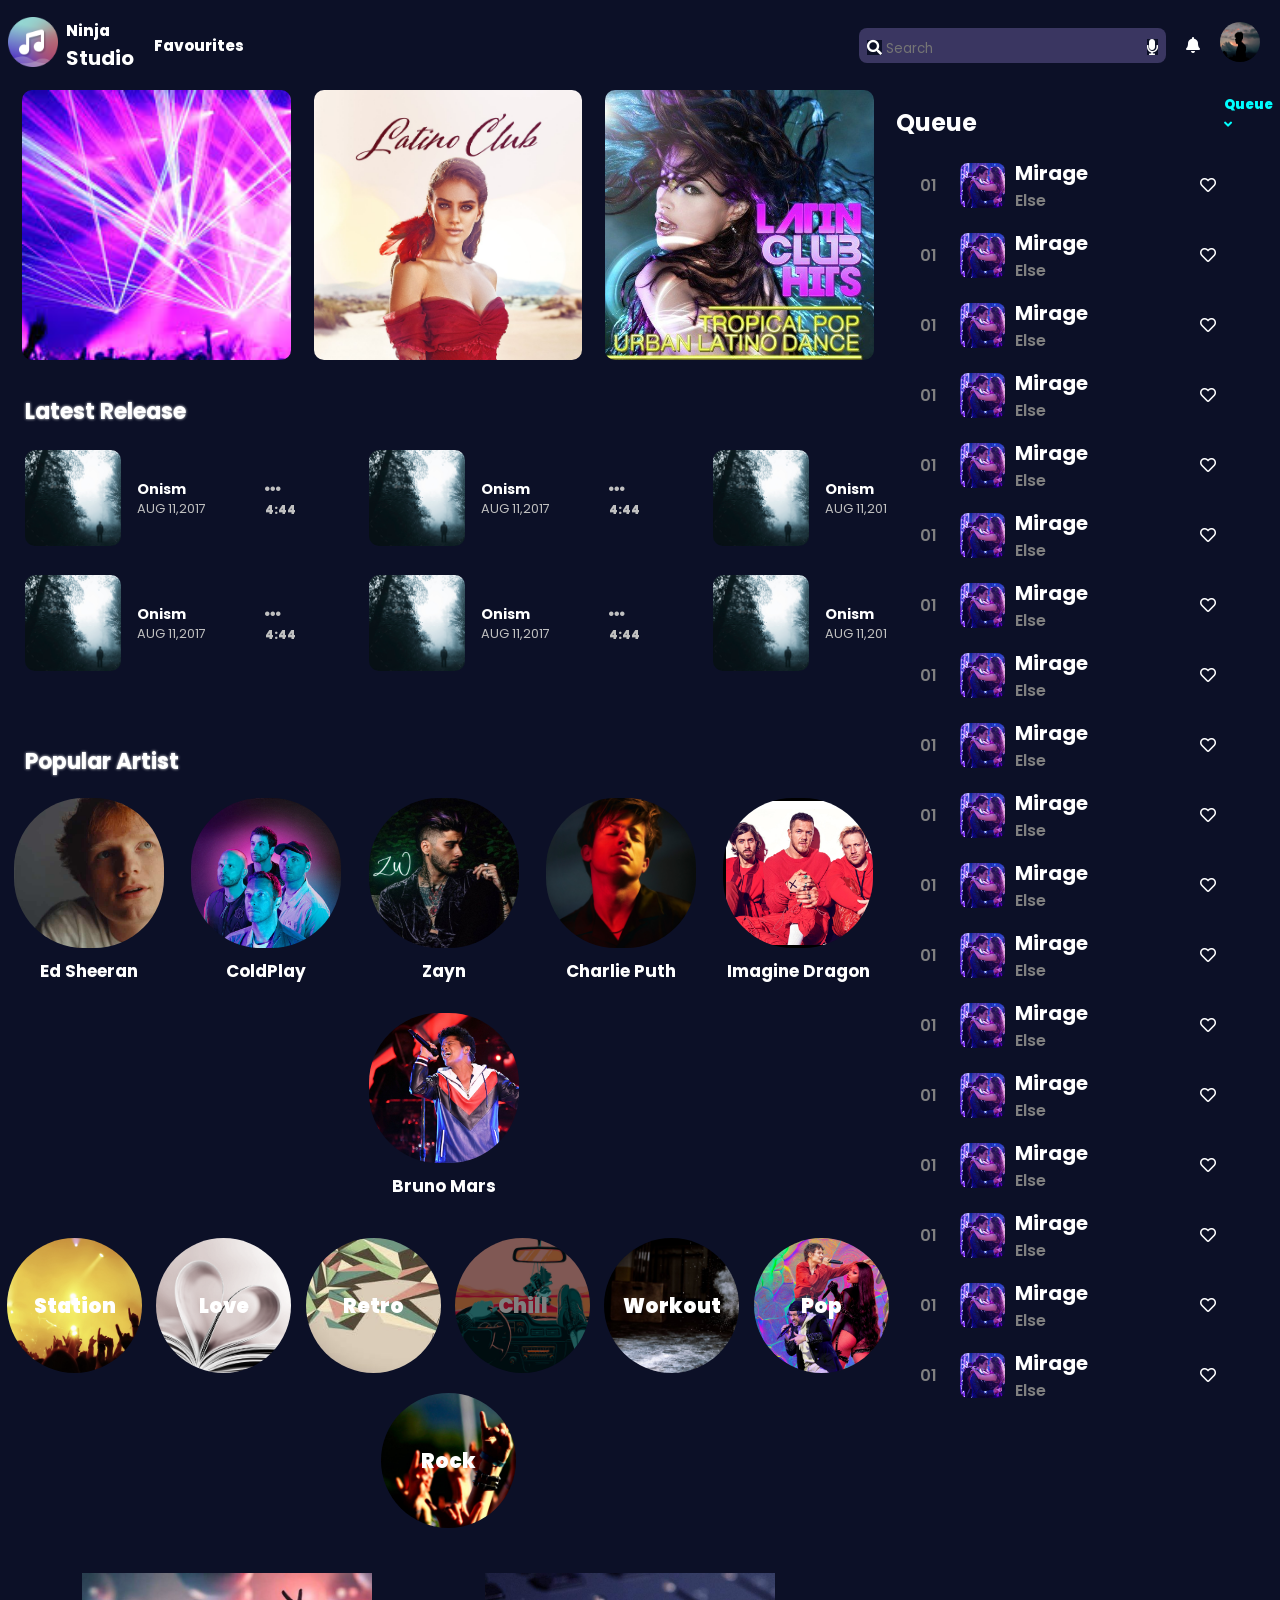
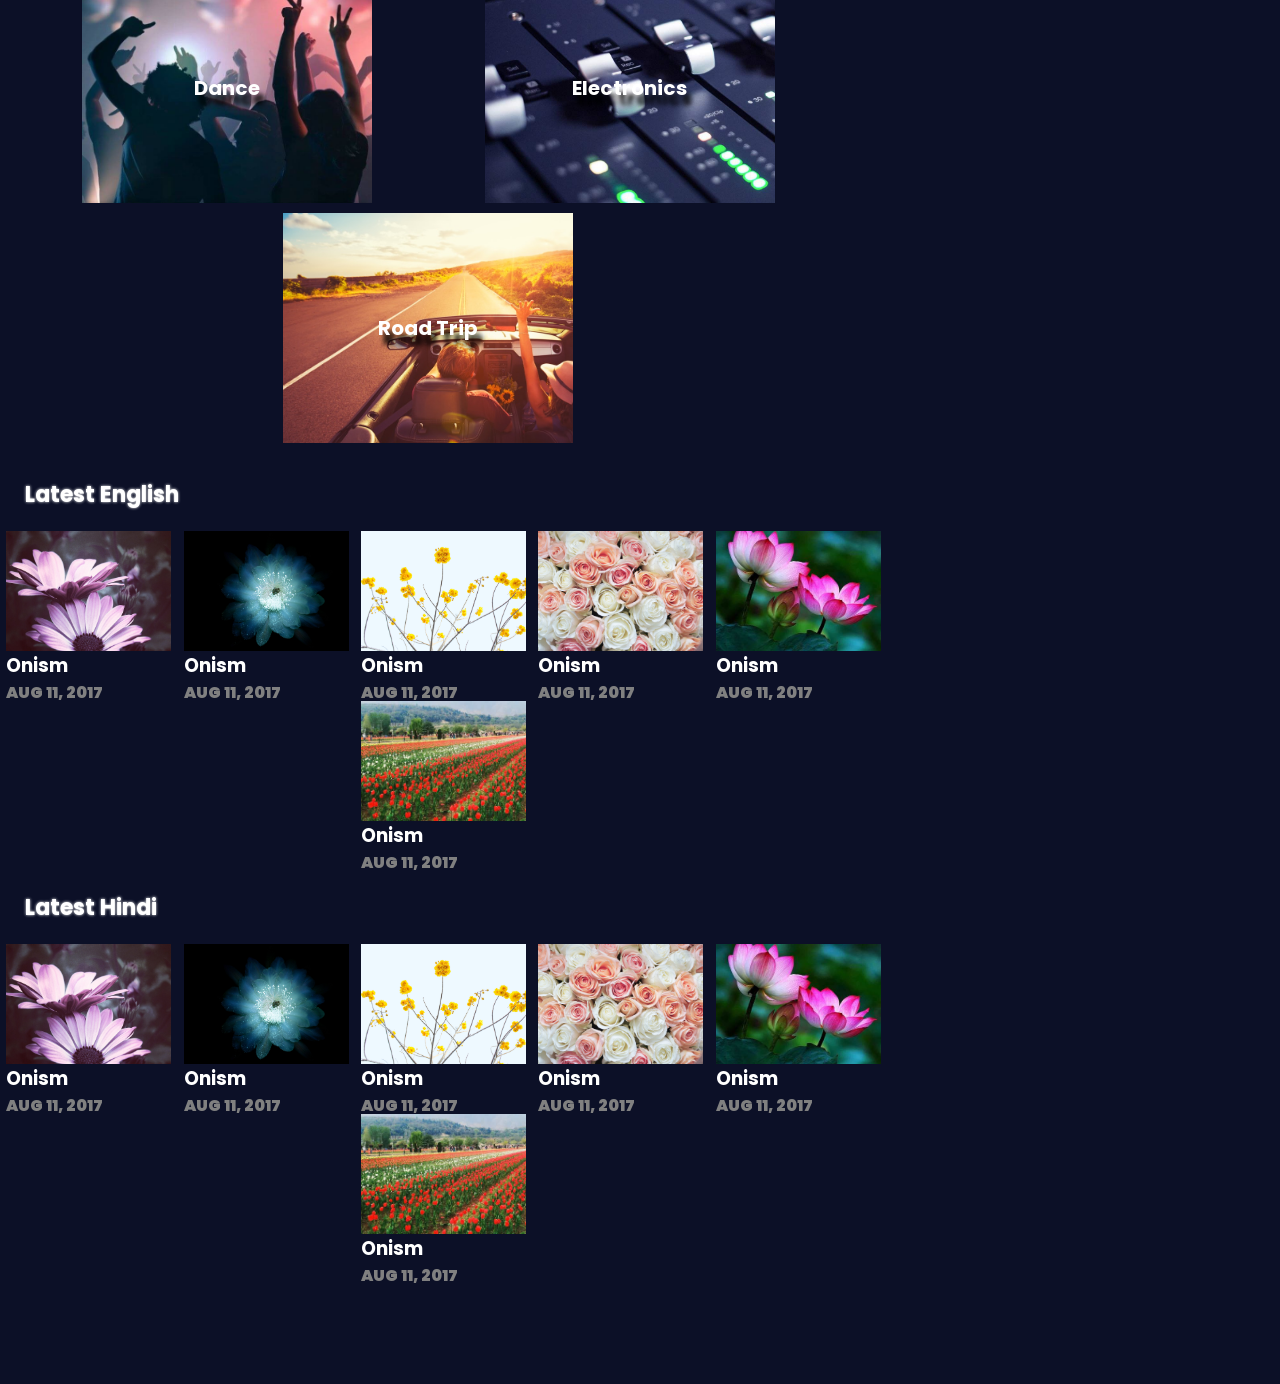
<file: index.html>
<!DOCTYPE html>
<html lang="en">
  <head>
    <meta charset="UTF-8" />
    <meta http-equiv="X-UA-Compatible" content="IE=edge" />
    <meta name="viewport" content="width=device-width, initial-scale=1.0" />
    <title>Music Player</title>
    <!-- All My Css Files -->
    <link rel="stylesheet" href="./index.css" />
    <link rel="stylesheet" href="./navbar.css" />
    <link rel="stylesheet" href="./mediaQureis.css" />
    <link rel="stylesheet" href="./leftSection.css" />
    <link rel="stylesheet" href="./rightSection.css" />
    <link rel="stylesheet" href="./popularArtist.css" />
    <link rel="stylesheet" href="./stationBox.css" />
    <link rel="stylesheet" href="./latest.css" />
    <link rel="stylesheet" href="./type.css" />
    <link rel="stylesheet" href="./annimate.css" />
    <link rel="stylesheet" href="./player.css" />
    <link
      rel="stylesheet"
      href="https://cdnjs.cloudflare.com/ajax/libs/animate.css/4.1.1/animate.min.css"
    />
    <!-- Font Awesome Link -->
    <link
      rel="stylesheet"
      href="https://pro.fontawesome.com/releases/v5.10.0/css/all.css"
      integrity="sha384-AYmEC3Yw5cVb3ZcuHtOA93w35dYTsvhLPVnYs9eStHfGJvOvKxVfELGroGkvsg+p"
      crossorigin="anonymous"
    />

    <meta name="keywords" content="Music, Songs, Ninja" />
    <meta name="robots" content="index, follow" />
    <meta http-equiv="Content-Type" content="text/html; charset=utf-8" />
    <meta name="language" content="English" />
    <meta name="author" content="Jessica Gulati" />
  </head>

  <body>
    <!-- Fulll screen Div -->
    <div class="main">
      <!-- Dive For Navbar -->
      <div class="navbar">
        <div class="logo">
          <img
            src="./assests/navbar/logo.png"
            alt="music logo"
          />
        </div>

        <div class="company_name">
          <span class="ninja">Ninja</span><br />
          <span class="bold">Studio</span>
        </div>

        <div class="fovorite">Favourites</div>

        <div class="searchbar">
          <i class="fas fa-search"></i>
          <input
            class="serach_menu"
            type="text"
            placeholder="Search"
            name="serachbar"
          />
          <i class="fas fa-microphone"></i>
        </div>

        <div class="bell">
          <i class="fas fa-bell"></i>
        </div>

        <div class="profile">
          <img
            src="./assests/navbar/profile_image.jpg"
            alt="profile"
          />
        </div>
      </div>

      <!-- Player Div -->
      <div id="show_player" class="player">
        <!-- Song Name Div -->
        <div class="playerbox">
          <div class="playerImage"></div>
          <div class="playerSongName">
            <marquee class="name1">Imagine By John Lennon</marquee>
            <p class="name2">John Lennon</p>
          </div>
          <div class="playerHeart">
            <i class="far fa-heart"></i>
          </div>
          <div class="palyerCross">
            <a href="#"><i class="far fa-times-circle"></i></a>
          </div>
        </div>

        <!-- Sond Details Div  -->
        <div class="playerbox">
          <div class="playerBox1">
            <div class="icon"><i class="fas fa-random"></i></div>
            <div class="icon"><i class="fas fa-backward"></i></div>
            <div class="icon"><i class="far fa-pause-circle"></i></div>
            <div class="icon"><i class="fas fa-forward"></i></div>
            <div class="icon"><i class="fas fa-repeat"></i></div>
          </div>
          <div class="playerBox2">
            <input type="range" min="0" max="200" step="1" />
          </div>
        </div>

        <!-- Volume and other options for song -->
        <div class="playerbox lastSection">
          <div class="small-icon"><i class="fas fa-music"></i></div>
          <div class="small-icon"><i class="fas fa-laptop"></i></div>
          <div class="small-icon"><i class="fas fa-volume-down"></i></div>
          <div class="volume">
            <input min="0" max="100" step="1" type="range" />
          </div>
          <div class="small-icon"><i class="fas fa-expand-alt"></i></div>
        </div>
      </div>
      <div class="main_body">
        <!-- Left Side Of Main Body -->
        <section class="left_section">
          <div class="header_images">
            <div class="image1"></div>
            <div class="image2"></div>
            <div class="image3"></div>
          </div>

          <!-- Latest Release Box -->
          <!-- I have Copied Same div many time So move to line number Around 565 -->
          <div class="latest_release">
            <h3 class="headings">Latest Release</h3>
            <div class="page__latest__release">
              <div class="latest__release__album">
                <a href="#show_player" class="album__image"></a>
                <div class="album__details">
                  <p class="album__title">onism</p>
                  <p class="album__release">Aug 11,2017</p>
                </div>
                <div class="album__duration">
                  <input
                    type="checkbox"
                    name="three-dots-checkbox"
                    id="latest-release-checkbox-1"
                  />
                  <label for="latest-release-checkbox-1"
                    ><i class="fas fa-ellipsis-h"></i
                  ></label>
                  <p class="album__duration__current">4:44</p>
                  <div
                    id="latest-release-dropdown-1"
                    class="latest-release-dropdown"
                  >
                    <ul>
                      <li><i class="fas fa-play"></i>Play Now</li>
                      <li><i class="fas fa-plus"></i>Add to Queue</li>
                      <li>
                        <i class="fas fa-align-justify"></i>Add to Favorite
                      </li>
                      <li><i class="fas fa-info-circle"></i>Get Info</li>
                    </ul>
                  </div>
                </div>
              </div>
              <div class="latest__release__album">
                <a href="#show_player" class="album__image"></a>
                <div class="album__details">
                  <p class="album__title">onism</p>
                  <p class="album__release">Aug 11,2017</p>
                </div>
                <div class="album__duration">
                  <input
                    type="checkbox"
                    name="three-dots-checkbox"
                    id="latest-release-checkbox-2"
                    class="latest-release-dropdown"
                  />
                  <label for="latest-release-checkbox-2"
                    ><i class="fas fa-ellipsis-h"></i
                  ></label>
                  <p class="album__duration__current">4:44</p>
                  <div
                    id="latest-release-dropdown-2"
                    class="latest-release-dropdown"
                  >
                    <ul>
                      <li><i class="fas fa-play"></i>Play Now</li>
                      <li><i class="fas fa-plus"></i>Add to Queue</li>
                      <li>
                        <i class="fas fa-align-justify"></i>Add to Favorite
                      </li>
                      <li><i class="fas fa-info-circle"></i>Get Info</li>
                    </ul>
                  </div>
                </div>
              </div>
              <div class="latest__release__album">
                <a href="#show_player" class="album__image"></a>
                <div class="album__details">
                  <p class="album__title">onism</p>
                  <p class="album__release">Aug 11,2017</p>
                </div>
                <div class="album__duration">
                  <input
                    type="checkbox"
                    name="three-dots-checkbox"
                    id="latest-release-checkbox-3"
                  />
                  <label for="latest-release-checkbox-3"
                    ><i class="fas fa-ellipsis-h"></i
                  ></label>
                  <p class="album__duration__current">4:44</p>
                  <div
                    id="latest-release-dropdown-3"
                    class="latest-release-dropdown"
                  >
                    <ul>
                      <li><i class="fas fa-play"></i>Play Now</li>
                      <li><i class="fas fa-plus"></i>Add to Queue</li>
                      <li>
                        <i class="fas fa-align-justify"></i>Add to Favorite
                      </li>
                      <li><i class="fas fa-info-circle"></i>Get Info</li>
                    </ul>
                  </div>
                </div>
              </div>
              <div class="latest__release__album">
                <a href="#show_player" class="album__image"></a>
                <div class="album__details">
                  <p class="album__title">onism</p>
                  <p class="album__release">Aug 11,2017</p>
                </div>
                <div class="album__duration">
                  <input
                    type="checkbox"
                    name="three-dots-checkbox"
                    id="latest-release-checkbox-4"
                  />
                  <label for="latest-release-checkbox-4"
                    ><i class="fas fa-ellipsis-h"></i
                  ></label>
                  <p class="album__duration__current">4:44</p>
                  <div
                    id="latest-release-dropdown-4"
                    class="latest-release-dropdown"
                  >
                    <ul>
                      <li><i class="fas fa-play"></i>Play Now</li>
                      <li><i class="fas fa-plus"></i>Add to Queue</li>
                      <li>
                        <i class="fas fa-align-justify"></i>Add to Favorite
                      </li>
                      <li><i class="fas fa-info-circle"></i>Get Info</li>
                    </ul>
                  </div>
                </div>
              </div>
              <div class="latest__release__album">
                <a href="#show_player" class="album__image"></a>
                <div class="album__details">
                  <p class="album__title">onism</p>
                  <p class="album__release">Aug 11,2017</p>
                </div>
                <div class="album__duration">
                  <input
                    type="checkbox"
                    name="three-dots-checkbox"
                    id="latest-release-checkbox-5"
                  />
                  <label for="latest-release-checkbox-5"
                    ><i class="fas fa-ellipsis-h"></i
                  ></label>
                  <p class="album__duration__current">4:44</p>
                  <div
                    id="latest-release-dropdown-5"
                    class="latest-release-dropdown"
                  >
                    <ul>
                      <li><i class="fas fa-play"></i>Play Now</li>
                      <li><i class="fas fa-plus"></i>Add to Queue</li>
                      <li>
                        <i class="fas fa-align-justify"></i>Add to Favorite
                      </li>
                      <li><i class="fas fa-info-circle"></i>Get Info</li>
                    </ul>
                  </div>
                </div>
              </div>
              <div class="latest__release__album">
                <a href="#show_player" class="album__image"></a>
                <div class="album__details">
                  <p class="album__title">onism</p>
                  <p class="album__release">Aug 11,2017</p>
                </div>
                <div class="album__duration">
                  <input
                    type="checkbox"
                    name="three-dots-checkbox"
                    id="latest-release-checkbox-6"
                  />
                  <label for="latest-release-checkbox-6"
                    ><i class="fas fa-ellipsis-h"></i
                  ></label>
                  <p class="album__duration__current">4:44</p>
                  <div
                    id="latest-release-dropdown-6"
                    class="latest-release-dropdown"
                  >
                    <ul>
                      <li><i class="fas fa-play"></i>Play Now</li>
                      <li><i class="fas fa-plus"></i>Add to Queue</li>
                      <li>
                        <i class="fas fa-align-justify"></i>Add to Favorite
                      </li>
                      <li><i class="fas fa-info-circle"></i>Get Info</li>
                    </ul>
                  </div>
                </div>
              </div>
              <div class="latest__release__album">
                <a href="#show_player" class="album__image"></a>
                <div class="album__details">
                  <p class="album__title">onism</p>
                  <p class="album__release">Aug 11,2017</p>
                </div>
                <div class="album__duration">
                  <input
                    type="checkbox"
                    name="three-dots-checkbox"
                    id="latest-release-checkbox-7"
                  />
                  <label for="latest-release-checkbox-7"
                    ><i class="fas fa-ellipsis-h"></i
                  ></label>
                  <p class="album__duration__current">4:44</p>
                  <div
                    id="latest-release-dropdown-7"
                    class="latest-release-dropdown"
                  >
                    <ul>
                      <li><i class="fas fa-play"></i>Play Now</li>
                      <li><i class="fas fa-plus"></i>Add to Queue</li>
                      <li>
                        <i class="fas fa-align-justify"></i>Add to Favorite
                      </li>
                      <li><i class="fas fa-info-circle"></i>Get Info</li>
                    </ul>
                  </div>
                </div>
              </div>
              <div class="latest__release__album">
                <a href="#show_player" class="album__image"></a>
                <div class="album__details">
                  <p class="album__title">onism</p>
                  <p class="album__release">Aug 11,2017</p>
                </div>
                <div class="album__duration">
                  <input
                    type="checkbox"
                    name="three-dots-checkbox"
                    id="latest-release-checkbox-8"
                  />
                  <label for="latest-release-checkbox-8"
                    ><i class="fas fa-ellipsis-h"></i
                  ></label>
                  <p class="album__duration__current">4:44</p>
                  <div
                    id="latest-release-dropdown-8"
                    class="latest-release-dropdown"
                  >
                    <ul>
                      <li><i class="fas fa-play"></i>Play Now</li>
                      <li><i class="fas fa-plus"></i>Add to Queue</li>
                      <li>
                        <i class="fas fa-align-justify"></i>Add to Favorite
                      </li>
                      <li><i class="fas fa-info-circle"></i>Get Info</li>
                    </ul>
                  </div>
                </div>
              </div>
              <div class="latest__release__album">
                <a href="#show_player" class="album__image"></a>
                <div class="album__details">
                  <p class="album__title">onism</p>
                  <p class="album__release">Aug 11,2017</p>
                </div>
                <div class="album__duration">
                  <input
                    type="checkbox"
                    name="three-dots-checkbox"
                    id="latest-release-checkbox-9"
                  />
                  <label for="latest-release-checkbox-9"
                    ><i class="fas fa-ellipsis-h"></i
                  ></label>
                  <p class="album__duration__current">4:44</p>
                  <div
                    id="latest-release-dropdown-9"
                    class="latest-release-dropdown"
                  >
                    <ul>
                      <li><i class="fas fa-play"></i>Play Now</li>
                      <li><i class="fas fa-plus"></i>Add to Queue</li>
                      <li>
                        <i class="fas fa-align-justify"></i>Add to Favorite
                      </li>
                      <li><i class="fas fa-info-circle"></i>Get Info</li>
                    </ul>
                  </div>
                </div>
              </div>
              <div class="latest__release__album">
                <a href="#show_player" class="album__image"></a>
                <div class="album__details">
                  <p class="album__title">onism</p>
                  <p class="album__release">Aug 11,2017</p>
                </div>
                <div class="album__duration">
                  <input
                    type="checkbox"
                    name="three-dots-checkbox"
                    id="latest-release-checkbox-10"
                  />
                  <label for="latest-release-checkbox-10"
                    ><i class="fas fa-ellipsis-h"></i
                  ></label>
                  <p class="album__duration__current">4:44</p>
                  <div
                    id="latest-release-dropdown-10"
                    class="latest-release-dropdown"
                  >
                    <ul>
                      <li><i class="fas fa-play"></i>Play Now</li>
                      <li><i class="fas fa-plus"></i>Add to Queue</li>
                      <li>
                        <i class="fas fa-align-justify"></i>Add to Favorite
                      </li>
                      <li><i class="fas fa-info-circle"></i>Get Info</li>
                    </ul>
                  </div>
                </div>
              </div>
            </div>
          </div>

          <div class="popular_artist">
            <h3 class="headings">Popular Artist</h3>
            <div class="artist_box">
              <div class="img">
                <a href="./secondPage.html" class="img1"></a>
                <div class="singer_name">Ed Sheeran</div>
              </div>
              <div class="img">
                <a href="./secondPage.html" class="img2"></a>
                <div class="singer_name">ColdPlay</div>
              </div>
              <div class="img">
                <a href="./secondPage.html" class="img3"></a>
                <div class="singer_name">Zayn</div>
              </div>
              <div class="img">
                <a href="./secondPage.html" class="img4"></a>
                <div class="singer_name">Charlie Puth</div>
              </div>
              <div class="img">
                <a href="./secondPage.html" class="img5"></a>
                <div class="singer_name">Imagine Dragon</div>
              </div>
              <div class="img">
                <a href="./secondPage.html" class="img6"></a>
                <div class="singer_name">Bruno Mars</div>
              </div>
            </div>
          </div>

          <div class="station_box">
            <div class="test">
              <div class="station_box_inner_box">Station</div>
            </div>
            <div class="station_box_inner_box">Love</div>
            <div class="station_box_inner_box">Retro</div>
            <div class="station_box_inner_box">Chill</div>
            <div class="station_box_inner_box">Workout</div>
            <div class="station_box_inner_box">Pop</div>
            <div class="station_box_inner_box">Rock</div>
          </div>

          <div class="type">
            <div class="type_box"></div>
            <div class="type_box"></div>
            <div class="type_box"></div>
          </div>

          <div class="latest_english">
            <h3 class="headings">Latest English</h3>
            <div class="latest">
              <div class="latest_box">
                <div class="latest_box_image latest_box_image1"></div>
                <h3>Onism</h3>
                <p>AUG 11, 2017</p>
              </div>
              <div class="latest_box">
                <div class="latest_box_image latest_box_image2"></div>
                <h3>Onism</h3>
                <p>AUG 11, 2017</p>
              </div>
              <div class="latest_box">
                <div class="latest_box_image latest_box_image3"></div>
                <h3>Onism</h3>
                <p>AUG 11, 2017</p>
              </div>
              <div class="latest_box">
                <div class="latest_box_image latest_box_image4"></div>
                <h3>Onism</h3>
                <p>AUG 11, 2017</p>
              </div>
              <div class="latest_box">
                <div class="latest_box_image latest_box_image5"></div>
                <h3>Onism</h3>
                <p>AUG 11, 2017</p>
              </div>
              <div class="latest_box">
                <div class="latest_box_image latest_box_image6"></div>
                <h3>Onism</h3>
                <p>AUG 11, 2017</p>
              </div>
            </div>
          </div>

          <div class="latest_hindi">
            <h3 class="headings">Latest Hindi</h3>
            <div class="latest">
              <div class="latest_box">
                <div class="latest_box_image latest_box_image1"></div>
                <h3>Onism</h3>
                <p>AUG 11, 2017</p>
              </div>
              <div class="latest_box">
                <div class="latest_box_image latest_box_image2"></div>
                <h3>Onism</h3>
                <p>AUG 11, 2017</p>
              </div>
              <div class="latest_box">
                <div class="latest_box_image latest_box_image3"></div>
                <h3>Onism</h3>
                <p>AUG 11, 2017</p>
              </div>
              <div class="latest_box">
                <div class="latest_box_image latest_box_image4"></div>
                <h3>Onism</h3>
                <p>AUG 11, 2017</p>
              </div>
              <div class="latest_box">
                <div class="latest_box_image latest_box_image5"></div>
                <h3>Onism</h3>
                <p>AUG 11, 2017</p>
              </div>
              <div class="latest_box">
                <div class="latest_box_image latest_box_image6"></div>
                <h3>Onism</h3>
                <p>AUG 11, 2017</p>
              </div>
            </div>
          </div>
        </section>

        <!-- Right Section of Main Div -->
        <aside class="right_section">

          <!-- Top Queue Heading -->
          <div class="queue_top_bar">
            <div>
              <h1>Queue</h1>
            </div>
            <div class="page__sidebar__topbar">
              <p class="sidebar__title"></p>
              <div class="sidebar__dropdown">
                <input type="checkbox" name="menu" id="checkbox-1" />
                <label for="checkbox-1"
                  >Queue <i class="fas fa-angle-down"></i
                ></label>

                <!-- Dropdown For Queue -->
                <div id="queue-dropdown">
                  <ul class="dropdown__list">
                    <li>playlists</li>
                    <li>featured songs</li>
                  </ul>
                </div>
              </div>
            </div>
          </div>

          <!-- Song Queue -->
          <!-- I have copied same one Queue many times So move to line number 1012 -->
          <div class="right_song">
            <div class="right_song_left_section">
              <div class="number">01</div>
              <div class="image_right_song"></div>
              <div class="right_song_name">
                <span class="span1">Mirage</span><br />
                <span class="span2">Else</span>
              </div>
            </div>
            <div><i class="far fa-heart"></i></div>
          </div>
          <div class="right_song">
            <div class="right_song_left_section">
              <div class="number">01</div>
              <div class="image_right_song"></div>
              <div class="right_song_name">
                <span class="span1">Mirage</span><br />
                <span class="span2">Else</span>
              </div>
            </div>
            <div><i class="far fa-heart"></i></div>
          </div>

          <div class="right_song">
            <div class="right_song_left_section">
              <div class="number">01</div>
              <div class="image_right_song"></div>
              <div class="right_song_name">
                <span class="span1">Mirage</span><br />
                <span class="span2">Else</span>
              </div>
            </div>
            <div><i class="far fa-heart"></i></div>
          </div>

          <div class="right_song">
            <div class="right_song_left_section">
              <div class="number">01</div>
              <div class="image_right_song"></div>
              <div class="right_song_name">
                <span class="span1">Mirage</span><br />
                <span class="span2">Else</span>
              </div>
            </div>
            <div><i class="far fa-heart"></i></div>
          </div>

          <div class="right_song">
            <div class="right_song_left_section">
              <div class="number">01</div>
              <div class="image_right_song"></div>
              <div class="right_song_name">
                <span class="span1">Mirage</span><br />
                <span class="span2">Else</span>
              </div>
            </div>
            <div><i class="far fa-heart"></i></div>
          </div>

          <div class="right_song">
            <div class="right_song_left_section">
              <div class="number">01</div>
              <div class="image_right_song"></div>
              <div class="right_song_name">
                <span class="span1">Mirage</span><br />
                <span class="span2">Else</span>
              </div>
            </div>
            <div><i class="far fa-heart"></i></div>
          </div>

          <div class="right_song">
            <div class="right_song_left_section">
              <div class="number">01</div>
              <div class="image_right_song"></div>
              <div class="right_song_name">
                <span class="span1">Mirage</span><br />
                <span class="span2">Else</span>
              </div>
            </div>
            <div><i class="far fa-heart"></i></div>
          </div>

          <div class="right_song">
            <div class="right_song_left_section">
              <div class="number">01</div>
              <div class="image_right_song"></div>
              <div class="right_song_name">
                <span class="span1">Mirage</span><br />
                <span class="span2">Else</span>
              </div>
            </div>
            <div><i class="far fa-heart"></i></div>
          </div>

          <div class="right_song">
            <div class="right_song_left_section">
              <div class="number">01</div>
              <div class="image_right_song"></div>
              <div class="right_song_name">
                <span class="span1">Mirage</span><br />
                <span class="span2">Else</span>
              </div>
            </div>
            <div><i class="far fa-heart"></i></div>
          </div>

          <div class="right_song">
            <div class="right_song_left_section">
              <div class="number">01</div>
              <div class="image_right_song"></div>
              <div class="right_song_name">
                <span class="span1">Mirage</span><br />
                <span class="span2">Else</span>
              </div>
            </div>
            <div><i class="far fa-heart"></i></div>
          </div>

          <div class="right_song">
            <div class="right_song_left_section">
              <div class="number">01</div>
              <div class="image_right_song"></div>
              <div class="right_song_name">
                <span class="span1">Mirage</span><br />
                <span class="span2">Else</span>
              </div>
            </div>
            <div><i class="far fa-heart"></i></div>
          </div>

          <div class="right_song">
            <div class="right_song_left_section">
              <div class="number">01</div>
              <div class="image_right_song"></div>
              <div class="right_song_name">
                <span class="span1">Mirage</span><br />
                <span class="span2">Else</span>
              </div>
            </div>
            <div><i class="far fa-heart"></i></div>
          </div>

          <div class="right_song">
            <div class="right_song_left_section">
              <div class="number">01</div>
              <div class="image_right_song"></div>
              <div class="right_song_name">
                <span class="span1">Mirage</span><br />
                <span class="span2">Else</span>
              </div>
            </div>
            <div><i class="far fa-heart"></i></div>
          </div>

          <div class="right_song">
            <div class="right_song_left_section">
              <div class="number">01</div>
              <div class="image_right_song"></div>
              <div class="right_song_name">
                <span class="span1">Mirage</span><br />
                <span class="span2">Else</span>
              </div>
            </div>
            <div><i class="far fa-heart"></i></div>
          </div>

          <div class="right_song">
            <div class="right_song_left_section">
              <div class="number">01</div>
              <div class="image_right_song"></div>
              <div class="right_song_name">
                <span class="span1">Mirage</span><br />
                <span class="span2">Else</span>
              </div>
            </div>
            <div><i class="far fa-heart"></i></div>
          </div>

          <div class="right_song">
            <div class="right_song_left_section">
              <div class="number">01</div>
              <div class="image_right_song"></div>
              <div class="right_song_name">
                <span class="span1">Mirage</span><br />
                <span class="span2">Else</span>
              </div>
            </div>
            <div><i class="far fa-heart"></i></div>
          </div>

          <div class="right_song">
            <div class="right_song_left_section">
              <div class="number">01</div>
              <div class="image_right_song"></div>
              <div class="right_song_name">
                <span class="span1">Mirage</span><br />
                <span class="span2">Else</span>
              </div>
            </div>
            <div><i class="far fa-heart"></i></div>
          </div>

          <div class="right_song">
            <div class="right_song_left_section">
              <div class="number">01</div>
              <div class="image_right_song"></div>
              <div class="right_song_name">
                <span class="span1">Mirage</span><br />
                <span class="span2">Else</span>
              </div>
            </div>
            <div><i class="far fa-heart"></i></div>
          </div>
        </aside>
      </div>
    </div>
  </body>
</html>
</file>
<file: index.css>
/* This Fill is main css for index.html */

@import url("https://fonts.googleapis.com/css2?family=Poppins:wght@100&display=swap");

:root {
  --mainColor: #0c1027;
  --transparentMainColor: #3a3661;
  --colorWhite: white;
  --playerColor: rgb(56, 55, 55);
}

::-webkit-scrollbar {
  display: none;
}

* {
  margin: 0;
  padding: 0;
  font-family: "Poppins", sans-serif;
  background-color: var(--mainColor);
}

a {
  color: var(--colorWhite);
}

.main {
  width: 100%;
  height: 753px;
  background-color: var(--mainColor);
}

.main_body {
  box-sizing: border-box;
  position: relative;
}

.left_section {
  position: absolute;
  width: 70%;
  height: auto;
  /* overflow: auto; */
  background-color: var(--mainColor);
}

.right_section {
  width: 30%;
  height: 900px;
  position: absolute;
  left: 70%;
  /* overflow: auto; */
  background-color: var(--mainColor);
  color: var(--colorWhite);
  padding-top: 20px;
}
</file>
<file: navbar.css>
/* Code For Navbar is included in this section */
.navbar {
  width: 100%;
  height: 60px;
  display: flex;
  flex-direction: row;
  justify-content: space-between;
  align-items: center;
  color: var(--colorWhite);
  padding-top: 15px;
}

.logo img {
  height: 50px;
  width: 50px;
  padding-left: 8px;
}

.company_name {
  flex: 1;
  margin-left: 8px;
}

.fovorite {
  flex: 9;
  padding-left: 10px;
}

.ninja,
.fovorite {
  font-size: 15px;
  font-weight: 800;
}

.bold {
  font-weight: bolder;
  font-size: 20px;
}

.searchbar {
  background-color: var(--transparentMainColor);
  border-radius: 8px;
  height: 35px;
  padding: 0px 8px 0px;
}

.serach_menu {
  background-color: var(--transparentMainColor);
  border: none;
  color: var(--colorWhite);
}
.serach_menu,
.searchbar i {
  position: relative;
  top: 7px;
}

.serach_menu:focus {
  outline: none;
}

.fa-search {
  font-size: 15px;
}

.bell {
  font-size: 16px;
}

.profile img {
  width: 40px;
  height: 40px;
  border-radius: 20px;
}

.searchbar,
.bell,
.profile {
  margin-right: 20px;
}
</file>
<file: mediaQureis.css>
/* All the media queries that I have included in this project */
@media screen and (max-width: 625px) {
  .small-icon {
    display: none;
  }
}

@media screen and (max-width: 740px) {
  .searchbar,
  .fovorite {
    display: none;
  }
}

@media screen and (max-width: 887px) {
  .right_section {
    display: none;
  }

  .left_section {
    width: 100%;
  }
}

@media screen and (max-width: 850px) {
  .volume {
    display: none;
  }
}

@media screen and (max-width: 518px) {
  .icon:nth-child(1),
  .icon:nth-child(5) {
    display: none;
  }
  .playerHeart {
    display: none;
  }
}
</file>
<file: leftSection.css>
/* All the css foe left section of index.html is included in this file */
.header_images {
  width: 100%;
  height: 300px;
  display: flex;
  align-items: center;
  justify-content: space-evenly;
}

.image1,
.image2,
.image3 {
  height: 100%;
  width: 30%;
  height: 90%;
  background-repeat: no-repeat;
  background-size: cover;
  transition: 1s ease-in-out;
  border-radius: 10px;
}

.image1 {
  background-image: url("./assests/headerImages/image1.jpg");
}

.image2 {
  background-image: url("./assests/headerImages/image2.jpg");
}

.image3 {
  background-image: url("./assests/headerImages/image3.jpg");
}

.image1:hover,
.image2:hover,
.image3:hover {
  transform: scale(1.2);
  background-color: rgba(0, 0, 0, 0.7);
  z-index: 3;
  filter: brightness(50%);
}

.latest_release {
  width: 99%;
  height: 350px;
  margin-top: 20px;
}

.headings {
  color: var(--colorWhite);
  font-weight: bolder;
  font-size: 22px;
  text-shadow: 0px 0px 3px var(--colorWhite);
  padding-left: 25px;
  margin-bottom: 20px;
}

section.page__latest__release {
  position: relative;
}
div.page__latest__release {
  display: grid;
  grid-auto-columns: -webkit-max-content;
  grid-auto-columns: max-content;
  -ms-grid-rows: 1fr 1rem 1fr;
  grid-template-rows: 1fr 1fr;
  overflow-x: auto;
  -webkit-column-gap: 3rem;
  -moz-column-gap: 3rem;
  column-gap: 3rem;
  width: 100%;
  height: 250px;
  align-items: flex-start;
  overflow-y: hidden;
}

.section__title {
  text-transform: capitalize;
  font-size: 1.2rem;
  padding: 0.5rem 0;
}
/* Latest Release Albums */
.latest__release__album {
  display: flex;
  align-items: center;
  justify-content: flex-start;
  grid-column: auto;
  grid-row: 1;
  height: 100px;
  color: var(--colorWhite);
  font-weight: bolder;
  padding-left: 25px;
}
.latest__release__album:nth-child(2n) {
  -ms-grid-row: 2;
  grid-row: 2;
}
.album__image {
  width: 6rem;
  height: 6rem;
  background: url("./assests/latestRelease/latest_release_image.jpg");
  background-size: cover;
  background-repeat: no-repeat;
  border-radius: 10px;
  text-decoration: none;
}
.album__image::before {
  content: ">";
  color: transparent;
  background-color: transparent;
  display: inline-block;
  display: flex;
  align-items: center;
  justify-content: center;
  height: 6rem;
  width: 6rem;
  transition: 0.3s ease-in-out;
}
.album__image:hover::before {
  color: white;
  background-color: rgba(0, 0, 0, 0.8);
  border-radius: 10px;
}
.album__title {
  text-transform: capitalize;
  font-weight: bold;
  font-size: 0.9rem;
}
.album__release {
  text-transform: uppercase;
  font-weight: lighter;
  font-size: 0.8rem;
  color: silver;
}
.album__duration {
  color: silver;
  position: relative;
}
.album__duration__current {
  font-size: 0.7rem;
}
.album__details {
  min-width: 7rem;
  padding: 0 1rem;
}
.album__duration > input:checked ~ .latest-release-dropdown {
  display: block;
}
.latest-release-dropdown {
  display: none;
  position: absolute;
  background-color: white;
  width: 200px;
  height: 150px;
  overflow: auto;
  top: 50px;
  right: 0;
  z-index: 10;
}
.latest-release-dropdown > ul {
  list-style: none;
  color: white;
}
.latest-release-dropdown > ul > li {
  height: 50px;
  width: 100%;
  border-bottom: 1px solid white;
  text-align: center;
  text-transform: capitalize;
}

.latest_hindi {
  margin-bottom: 100px;
}
</file>
<file: rightSection.css>
/* Code for CSS of aside section in index.html */
.queue_top_bar {
  display: flex;
  justify-content: space-between;
  align-items: center;
}

.page__sidebar__topbar {
  display: flex;
  -webkit-box-align: center;
  -ms-flex-align: center;
  align-items: center;
  -webkit-box-pack: justify;
  -ms-flex-pack: justify;
  justify-content: space-between;
  margin-bottom: 1.5rem;
}
.sidebar__title {
  font-size: 1.3rem;
  font-weight: bold;
}

.sidebar__dropdown {
  font-size: 13px;
  color: cyan;
  cursor: pointer;
  width: 100px;
  height: 31px;
  position: relative;
  user-select: none;
}
.sidebar__dropdown > label {
  color: aqua;
  cursor: pointer;
  font-weight: 900;
}
#queue-dropdown {
  background-color: var(--colorWhite);
  position: absolute;
  transition: 0.2s ease-in-out;
  -webkit-transform: scale(0);
  -ms-transform: scale(0);
  transform: scale(0);
  top: 31px;
  right: 70px;
  -webkit-transform-origin: top right;
  -ms-transform-origin: top right;
  transform-origin: top right;
  -webkit-user-select: none;
  -moz-user-select: none;
  -ms-user-select: none;
  user-select: none;
  overflow: auto;
}

input[type="checkbox"] {
  display: none;
}
.sidebar__dropdown > input:checked ~ #queue-dropdown {
  -webkit-transform: scale(1);
  -ms-transform: scale(1);
  transform: scale(1);
  width: 200px;
  height: 100px;
}

.dropdown__list {
  list-style: none;
}
.dropdown__list > li {
  text-align: center;
  color: white;
  padding: 1rem 0;
  border-bottom: 1px solid white;
  text-transform: capitalize;
  font-weight: 900;
}

.right_song {
  box-sizing: border-box;
  width: 100%;
  height: 70px;
  display: flex;
  flex-direction: row;
  align-items: center;
  justify-content: space-between;
  padding: 0rem 4rem 0 1.5rem;
}

.right_song_left_section {
  display: flex;
  align-items: center;
}

.image_right_song {
  width: 45px;
  height: 45px;
  background-image: url("./assests/rightSection/song_image.jpeg");
  background-size: cover;
  background-repeat: no-repeat;
  margin-right: 10px;
  margin-left: 10px;
  color: transparent;
  border-radius: 8px;
  background-color: transparent;
  transition: 1s ease-in-out;
}

.image_right_song::before {
  width: 45px;
  height: 45px;
  color: transparent;
  border-radius: 8px;
  background-color: transparent;
  content: ">";
  display: inline-block;
  display: flex;
  align-items: center;
  justify-content: center;
  font-size: 30px;
  font-weight: bolder;
}

.image_right_song:hover {
  transform: scale(1.2);
}

.image_right_song:hover::before {
  background-color: rgba(0, 0, 0, 0.5);
  color: var(--colorWhite);
}

.number {
  margin-right: 0.8rem;
}

.right_song img {
  width: 40px;
  border-radius: 3px;
  margin-right: 0.9rem;
  box-shadow: -0px -0px 5px 0.5px var(--colorWhite);
  z-index: 0;
  transition: 0.3s ease-in-out;
}

.right_song img:hover {
  transform: scale(1.1);
}

.fa-heart {
  cursor: pointer;
}

.fa-heart:hover {
  color: red;
}

.number,
.span2 {
  color: grey;
  font-weight: 600;
}

.span1 {
  font-size: 20px;
  font-weight: bold;
}
</file>
<file: popularArtist.css>
/* Code For popular artist Div */
.popular_artist {
  width: 99%;
  min-height: 200px;
}

.artist_box {
  display: flex;
  justify-content: space-around;
  align-items: center;
  flex-wrap: wrap;
}

.flex {
  display: flex;
  flex-direction: column;
}

.artist_box .img {
  width: 150px;
  height: 200px;
  margin-bottom: 15px;
  display: flex;
  flex-direction: column;
}

.artist_box .img .img1:hover,
.img2:hover,
.img3:hover,
.img4:hover,
.img5:hover,
.img6:hover {
  border: 2.3px solid silver;
  transform: scale(0.9);
}

.img1,
.img2,
.img3,
.img4,
.img5,
.img6 {
  width: 100%;
  height: 150px;
  border-radius: 70px;
  background-repeat: no-repeat;
  background-size: cover;
  transition: 1s ease-in-out;
}

.img1 {
  background-image: url("./assests/popularArtist/ed_sheeran.jpg");
}

.img2 {
  background-image: url("./assests/popularArtist/cold_play.jpg");
}

.img3 {
  background-image: url("./assests/popularArtist/zayn.jpg");
}

.img4 {
  background-image: url("./assests/popularArtist/charlie_puth.jpg");
}

.img5 {
  background-image: url("./assests/popularArtist/imagine-dragons.jpg");
}

.img6 {
  background-image: url("./assests/popularArtist/burno_mars.jpg");
}

.singer_name {
  color: var(--colorWhite);
  text-align: center;
  margin-top: 10px;
  font-size: 17px;
  font-weight: bolder;
}
</file>
<file: stationBox.css>
/* Code for all the sation boxes like love, chill etc */
.station_box {
  width: 100%;
  min-height: 185px;
  background-color: var(--MainColor);
  display: flex;
  justify-content: space-around;
  align-items: center;
  flex-wrap: wrap;
  box-sizing: border-box;
  margin-bottom: 20px;
}

.station_box_inner_box {
  width: 135px;
  height: 135px;
  border-radius: 120px;
  margin: 10px 5px;
  background-size: cover;
  background-repeat: no-repeat;
  color: var(--colorWhite);
  font-weight: 900;
  font-size: 20px;
  display: flex;
  justify-content: center;
  align-items: center;
  transition: 0.3s ease-in-out;
}

.station_box_inner_box:hover {
  transform: scale(1.1);
}

.station_box_inner_box:nth-child(1) {
  background-image: url("./assests/station/stationImage.jpg");
  filter: grayscale(40%);
}

.station_box_inner_box:nth-child(2) {
  background-image: url("./assests/station/love.jpg");
  filter: grayscale(80%);
}

.station_box_inner_box:nth-child(3) {
  background-image: url("./assests/station/retro.jpg");
  filter: saturate(60%);
}

.station_box_inner_box:nth-child(4) {
  background-image: url("./assests/station/chill.jpg");
  filter: brightness(50%);
}

.station_box_inner_box:nth-child(5) {
  background-image: url("./assests/station/workout.jpg");
}

.station_box_inner_box:nth-child(6) {
  background-image: url("./assests/station/pop.jpg");
}

.station_box_inner_box:nth-child(7) {
  background-image: url("./assests/station/rock.jpg")
}
</file>
<file: latest.css>
/* All the Css Code for latest relaease Div */
.latest {
  width: 99%;
  min-height: 200px;
  margin-bottom: 20px;
  display: flex;
  justify-content: space-around;
  align-items: center;
  flex-wrap: wrap;
}

.latest_box {
  width: 165px;
  height: 170px;
}

.latest_box_image::before {
  width: 100%;
  height: 120px;
  background-color: transparent;
  color: transparent;
  display: flex;
  justify-content: center;
  align-items: center;
  content: ">";
  font-size: 40px;
  font-weight: bolder;
}

.latest_box_image:hover::before {
  background-color: rgba(0, 0, 0, 0.7);
  color: white;
}

.latest_box_image {
  width: 100%;
  height: 120px;
  background-size: cover;
  background-repeat: no-repeat;
}

.latest_box_image1 {
  background-image: url("./assests/latest_english/image1.jpg");
}

.latest_box_image2 {
  background-image: url("./assests/latest_english/image2.jpg");
}

.latest_box_image3 {
  background-image: url("./assests/latest_english/image3.jpg");
}

.latest_box_image4 {
  background-image: url("./assests/latest_english/image4.jpg");
}

.latest_box_image5 {
  background-image: url("./assests/latest_english/image5.jpeg");
}

.latest_box_image6 {
  background-image: url("./assests/latest_english/image6.jpg");
}

.latest_box h3 {
  color: white;
}

.latest_box p {
  color: grey;
  font-weight: 900;
}
</file>
<file: type.css>
/* Code for div of Dance, electronics and road trip in index.html */
.type {
  width: 90%;
  min-height: auto;
  margin: 30px 25px;
  display: flex;
  justify-content: space-around;
  align-items: center;
  flex-wrap: wrap;
}

.type_box {
  width: 290px;
  height: 230px;
  background-size: cover;
  background-repeat: no-repeat;
  transition: 0.4s ease-in-out;
  text-shadow: 5px 10px 5px black;
  margin: 5px;
}

.type_box::before {
  width: 100%;
  height: 230px;
  color: white;
  background-color: transparent;
  display: flex;
  justify-content: center;
  align-items: center;
  font-size: 20px;
  font-weight: bolder;
}

.type_box:nth-child(1):before {
  content: "Dance";
}

.type_box:nth-child(2):before {
  content: "Electronics";
}

.type_box:nth-child(3):before {
  content: "Road Trip";
}

.type_box:hover {
  transform: scale(1.3);
}

.type_box:hover::before {
  background-color: rgba(0, 0, 0, 0.5);
  color: white;
}

.type_box:nth-child(1) {
  background-image: url("./assests/type/dance.jpg");
}

.type_box:nth-child(2) {
  background-image: url("./assests/type/electronics.jpg");
}

.type_box:nth-child(3) {
  background-image: url("./assests/type/road_trip.jpg");
}
</file>
<file: annimate.css>
/* All the Annimations are included in this file */
.navbar .logo img {
  animation: rotate360 0.8s ease-in-out infinite;
}

@keyframes rotate360 {
  0% {
    transform: rotate(0deg);
  }

  100% {
    transform: rotate(360deg);
  }
}

.fa-bell {
  animation: pendulum 0.8s ease-in-out infinite alternate;
}

@keyframes pendulum {
  0% {
    transform: rotate(-45deg);
  }

  100% {
    transform: rotate(45deg);
  }
}

.follow_box button:hover {
  animation: bounce 0.5s ease-in-out infinite alternate;
}

@keyframes bounce {
  0% {
    margin-top: -10px;
  }
  100% {
    margin-top: 0%;
  }
}
</file>
<file: player.css>
/* This Is code for music player when we click on any Popular Artist div */
.player {
  width: 0;
  height: 0;
  overflow: hidden;
  background-color: var(--playerColor);
  position: fixed;
  z-index: 3;
  top: 87%;
  display: flex;
  justify-content: space-around;
  align-items: center;
}

.playerbox:nth-child(1),
.playerbox:nth-child(3) {
  width: 250px;
  height: 88%;
}

.playerbox:nth-child(2) {
  width: 550px;
  height: 88%;
}

#show_player:target {
  width: 100%;
  height: 100px;
  transition: all 1s ease-in-out;
}

.playerbox:nth-child(1) {
  background-size: contain;
  background-repeat: no-repeat;
  display: flex;
  justify-content: space-around;
  align-items: flex-start;
}
.playerbox:nth-child(1) div {
  margin: 5px;
}

.playerImage {
  background-image: url("./assests/player/player_image.jpg");
  height: 70px;
  width: 100px;
  background-size: cover;
  background-repeat: no-repeat;
  margin-top: 10px;
}

.playerSongName marquee,
p {
  width: 80%;
  font-weight: bolder;
}

.playerSongName marquee {
  color: var(--colorWhite);
  font-size: 18px;
  text-shadow: 5px 1px 10px white;
}

.playerSongName p {
  color: gray;
  font-size: 12px;
}

.playerHeart,
.playerCross a {
  color: var(--colorWhite);
  text-decoration: none;
  font-size: 18px;
}

.playerbox:nth-child(3) {
  display: flex;
  justify-content: space-around;
  align-items: center;
}

.small-icon {
  color: var(--colorWhite);
}

.icon {
  color: var(--colorWhite);
}

.playerBox1 {
  display: flex;
  align-items: center;
  justify-content: center;
  margin-top: 10px;
}

.playerBox1 .icon {
  margin: 0px 20px;
  font-size: 20px;
}

.playerBox2 input {
  width: 90%;
  margin: 10px 0px 0px 20px;
}
</file>
